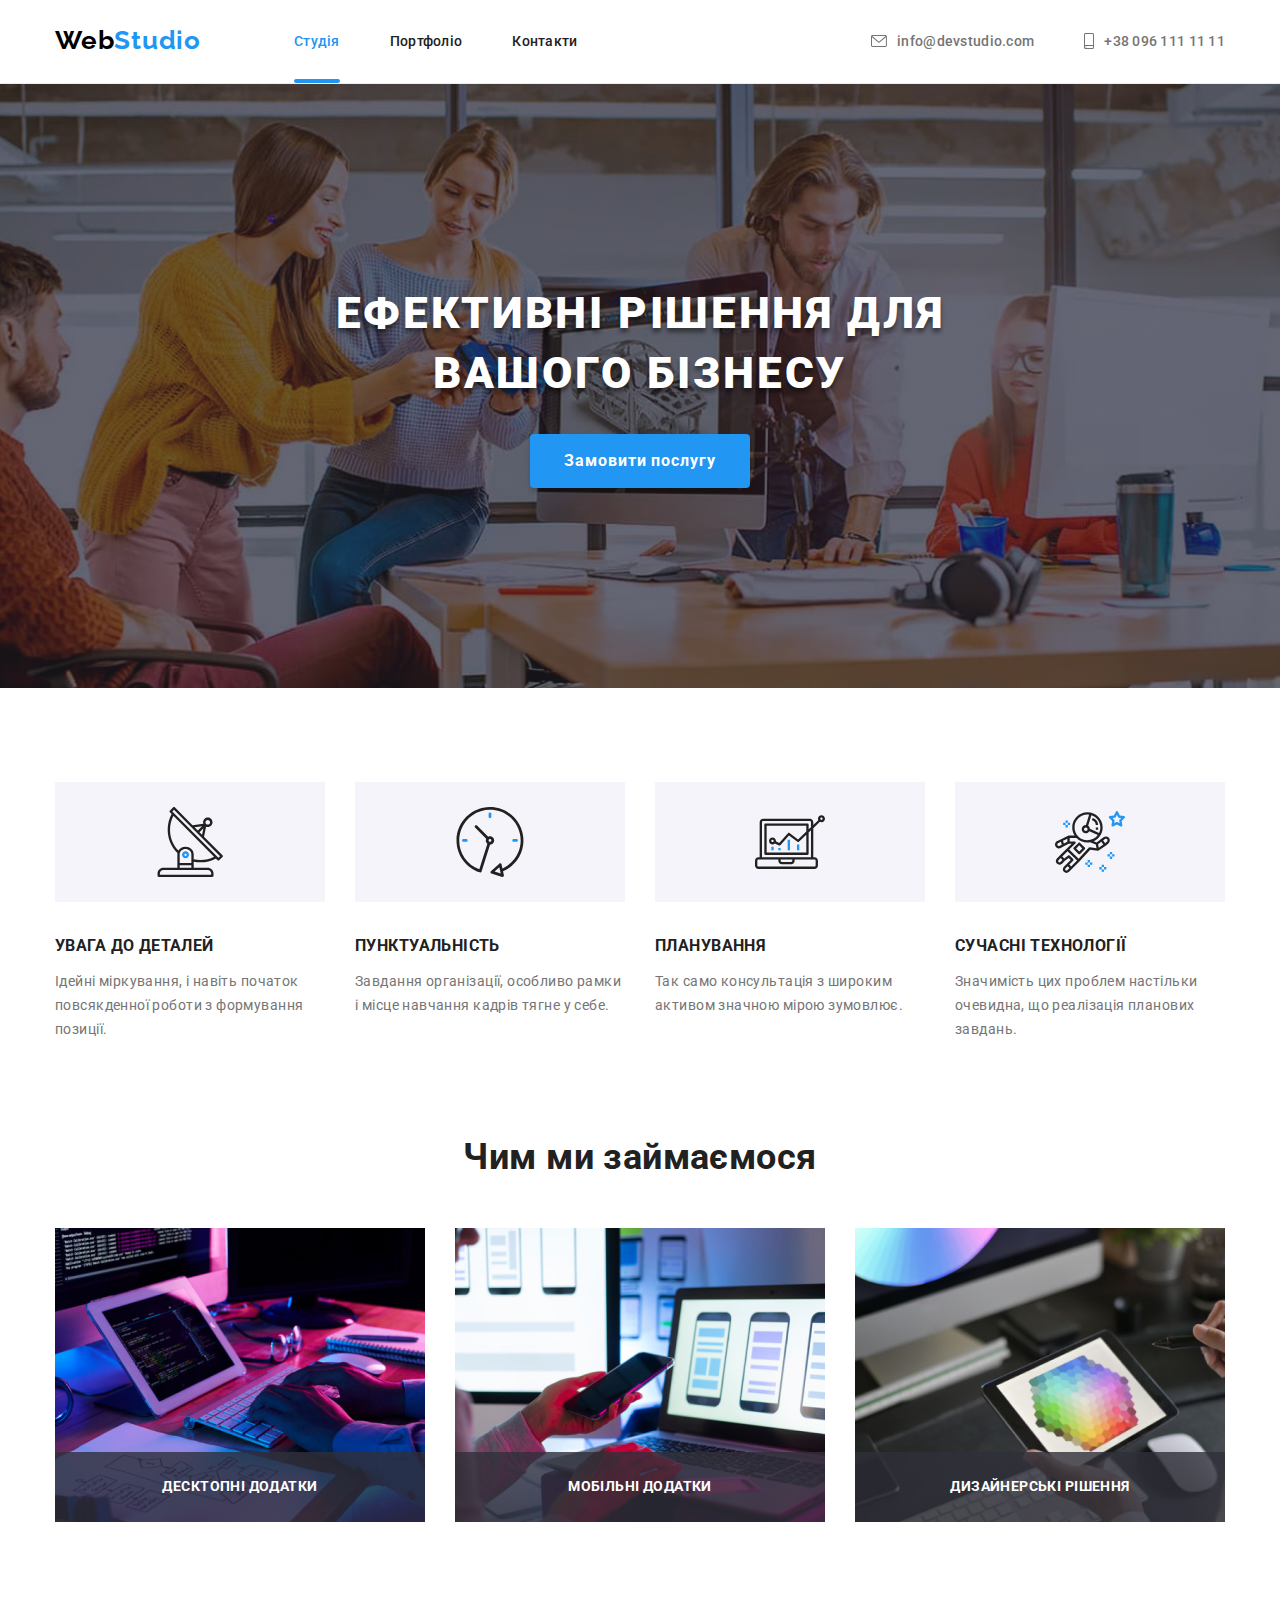
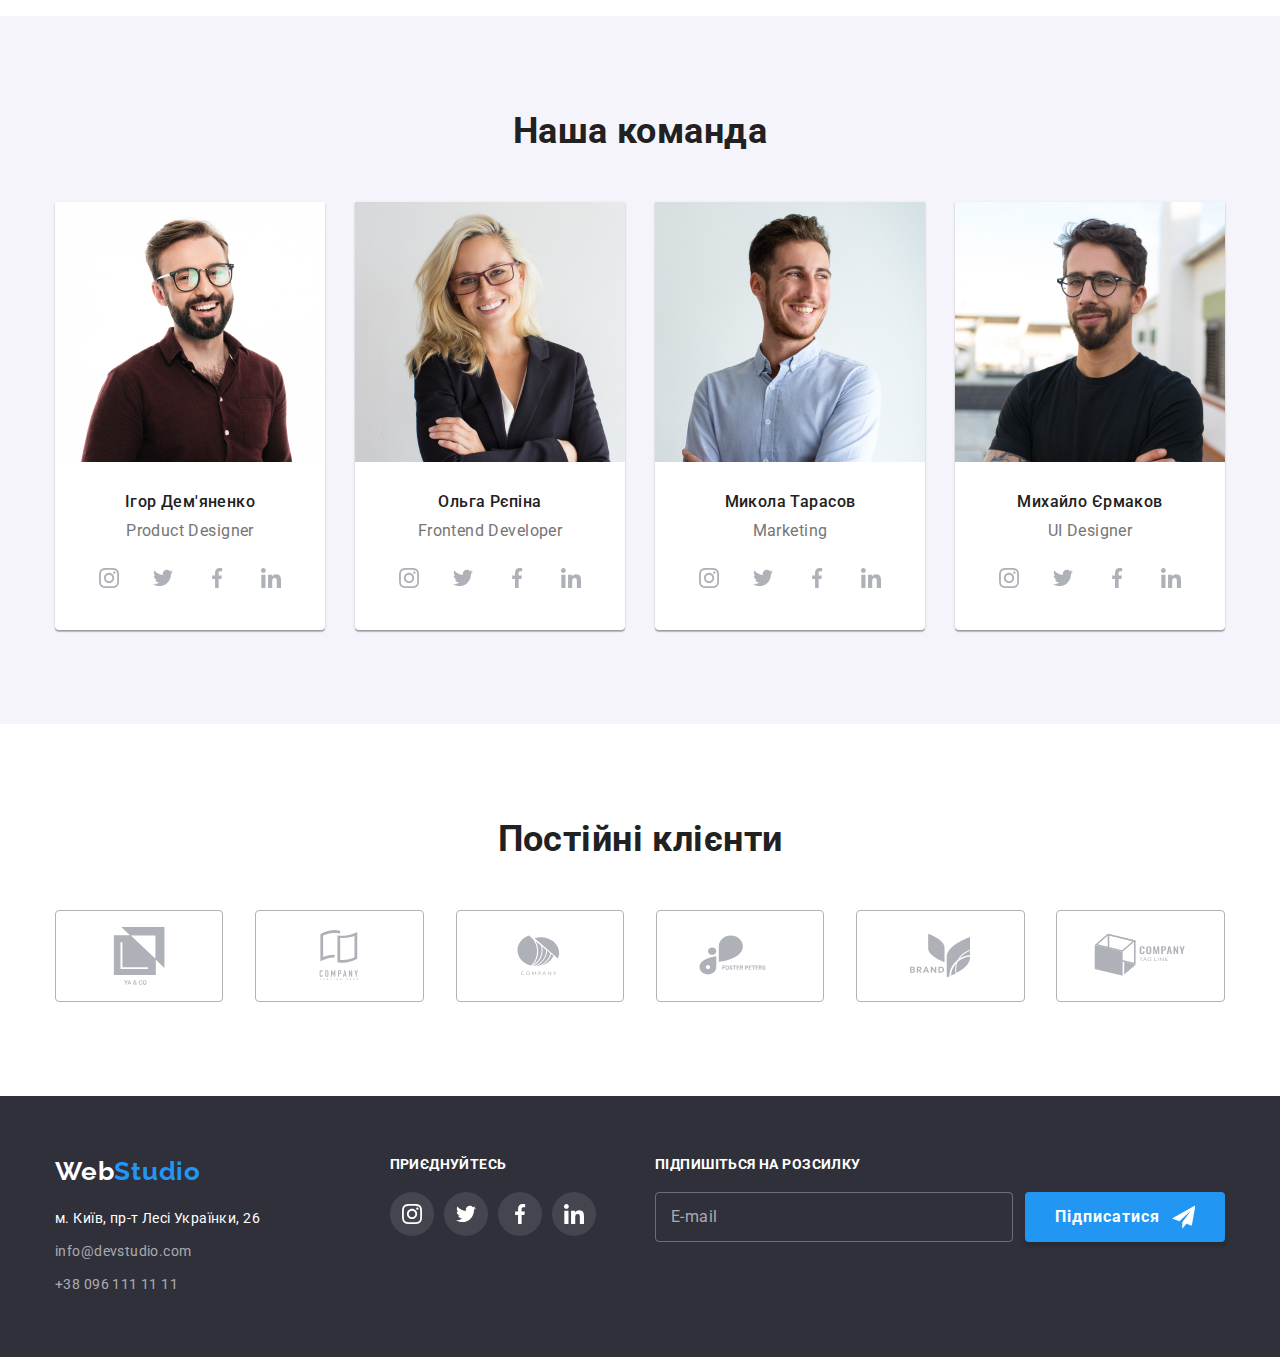
<file: index.html>
<!DOCTYPE html>
<html lang="uk">
  <head>
    <meta charset="UTF-8" />
    <meta http-equiv="X-UA-Compatible" content="IE=edge" />
    <meta name="viewport" content="width=device-width, initial-scale=1.0" />
    <title>Document</title>
    <link rel="preconnect" href="https://fonts.googleapis.com" />
    <link rel="preconnect" href="https://fonts.gstatic.com" crossorigin />
    <link
      href="https://fonts.googleapis.com/css2?family=Raleway:wght@700&family=Roboto:wght@400;500;700;900&display=swap"
      rel="stylesheet"
    />
    <link
      rel="stylesheet"
      href="https://cdnjs.cloudflare.com/ajax/libs/modern-normalize/1.1.0/modern-normalize.min.css"
    />
    <link rel="stylesheet" href="./css/style.css" />
  </head>
  <body>
    <header class="header">
      <div class="container header-container">
        <nav class="nav-container">
          <div class="logo">
            <a class="nav-logo" href="./index.html">Web<span class="studio">Studio</span></a>
          </div>
          <ul class="nav-list list">
            <li class="nav-list-link">
              <a class="nav-list-item current" href="./index.html">Студія</a>
            </li>
            <li class="nav-list-link">
              <a class="nav-list-item" href="./portfolio.html" target="_blank">Портфоліо</a>
            </li>
            <li class="nav-list-link"><a class="nav-list-item" href="#">Контакти</a></li>
          </ul>
        </nav>

        <ul class="adress list">
          <li class="adress-list">
            <a class="adress-link" href="mailto:info@devstudio.com">
              <svg class="email" width="16px" height="12px">
                <use href="./images/icons_.svg#icon-envelope-hover"></use>
              </svg>
              info@devstudio.com</a
            >
          </li>
          <li class="adress-list">
            <a class="adress-link" href="tel:+380961111111">
              <svg class="phone" width="10px" height="16px">
                <use href="./images/icons_.svg#icon-smartphone"></use>
              </svg>
              +38 096 111 11 11</a
            >
          </li>
        </ul>
      </div>
    </header>
    <main>
      <section class="hero section">
        <div class="container">
          <h1 class="hero-title">Ефективні рішення для вашого бізнесу</h1>
          <button class="hero-btn" type="button" data-modal-open>Замовити послугу</button>
        </div>
      </section>
      <section class="section properties">
        <div class="container">
          <h2 class="hide">Наші якості</h2>
          <ul class="properties-list list">
            <li class="prop-link">
              <div class="propert-list-item">
                <svg class="properties-icon" width="70px" height="70px">
                  <use href="./images/icons_.svg#icon-antena"></use>
                </svg>
              </div>
              <h3 class="properties-title">УВАГА ДО ДЕТАЛЕЙ</h3>
              <p>Ідейні міркування, і навіть початок повсякденної роботи з формування позиції.</p>
            </li>
            <li class="prop-link">
              <div class="propert-list-item">
                <svg class="properties-icon" width="70px" height="70px">
                  <use href="./images/icons_.svg#icon-clock"></use>
                </svg>
              </div>
              <h3 class="properties-title">ПУНКТУАЛЬНІСТЬ</h3>
              <p>Завдання організації, особливо рамки і місце навчання кадрів тягне у себе.</p>
            </li>
            <li class="prop-link">
              <div class="propert-list-item">
                <svg class="properties-icon" width="70px" height="70px">
                  <use href="./images/icons_.svg#icon-diagram"></use>
                </svg>
              </div>
              <h3 class="properties-title">ПЛАНУВАННЯ</h3>
              <p>Так само консультація з широким активом значною мірою зумовлює.</p>
            </li>
            <li class="prop-link">
              <div class="propert-list-item">
                <svg class="properties-icon" width="70px" height="70px">
                  <use href="./images/icons_.svg#icon-astronaut"></use>
                </svg>
              </div>
              <h3 class="properties-title">СУЧАСНІ ТЕХНОЛОГІЇ</h3>
              <p>Значимість цих проблем настільки очевидна, що реалізація планових завдань.</p>
            </li>
          </ul>
        </div>
      </section>
      <section class="section gallery">
        <div class="container">
          <h2 class="gallery-title">Чим ми займаємося</h2>
          <ul class="gallery-list list">
            <li class="gallery-thumb">
              <img src="./images/img1.jpg" alt="Ноутбук" width="370" height="294" />
              <h3 class="gallery-img-title">Десктопні додатки</h3>
            </li>
            <li class="gallery-thumb">
              <img src="./images/img2.jpg" alt="Смартфон" width="370" height="294" />
              <h3 class="gallery-img-title">Мобільні додатки</h3>
            </li>
            <li class="gallery-thumb">
              <img src="./images/img3.jpg" alt="Планшет" width="370" height="294" />
              <h3 class="gallery-img-title">Дизайнерські рішення</h3>
            </li>
          </ul>
        </div>
      </section>
      <section class="section command-section">
        <div class="container">
          <h2 class="command-title">Наша команда</h2>
          <ul class="command list">
            <li class="command-list">
              <img src="./images/photo_igor.jpg" alt="Ігор Дем'яненко" width="270" />
              <h3 class="title-name">Ігор Дем'яненко</h3>
              <p class="position">Product Designer</p>
              <ul class="designer-soc-list">
                <li class="soc-link">
                  <a href="#" class="soc-link-item">
                    <svg class="soc-link-icon" width="20px" height="20px">
                      <use href="./images/icons_.svg#icon-instagram"></use>
                    </svg>
                  </a>
                </li>
                <li class="soc-link">
                  <a href="#" class="soc-link-item">
                    <svg class="soc-link-icon" width="20px" height="20px">
                      <use href="./images/icons_.svg#icon-twitter"></use>
                    </svg>
                  </a>
                </li>
                <li class="soc-link">
                  <a href="#" class="soc-link-item">
                    <svg class="soc-link-icon" width="20px" height="20px">
                      <use href="./images/icons_.svg#icon-facebook"></use>
                    </svg>
                  </a>
                </li>
                <li class="soc-link">
                  <a class="soc-link-item" href="#">
                    <svg class="soc-link-icon" width="20px" height="20px">
                      <use href="./images/icons_.svg#icon-linkedin"></use>
                    </svg>
                  </a>
                </li>
              </ul>
            </li>
            <li class="command-list">
              <img src="./images/photo_olga.jpg" alt="Ольга Рєпіна" width="270" />
              <h3 class="title-name">Ольга Рєпіна</h3>
              <p class="position">Frontend Developer</p>
              <ul class="designer-soc-list">
                <li class="soc-link">
                  <a href="#" class="soc-link-item">
                    <svg class="soc-link-icon" width="20px" height="20px">
                      <use href="./images/icons_.svg#icon-instagram"></use>
                    </svg>
                  </a>
                </li>
                <li class="soc-link">
                  <a href="#" class="soc-link-item">
                    <svg class="soc-link-icon" width="20px" height="20px">
                      <use href="./images/icons_.svg#icon-twitter"></use>
                    </svg>
                  </a>
                </li>
                <li class="soc-link">
                  <a href="#" class="soc-link-item">
                    <svg class="soc-link-icon" width="20px" height="20px">
                      <use href="./images/icons_.svg#icon-facebook"></use>
                    </svg>
                  </a>
                </li>
                <li class="soc-link">
                  <a class="soc-link-item" href="#">
                    <svg class="soc-link-icon" width="20px" height="20px">
                      <use href="./images/icons_.svg#icon-linkedin"></use>
                    </svg>
                  </a>
                </li>
              </ul>
            </li>
            <li class="command-list">
              <img src="./images/photo_mykola.jpg" alt="Микола Тарасов" width="270" />
              <h3 class="title-name">Микола Тарасов</h3>
              <p class="position">Marketing</p>
              <ul class="designer-soc-list">
                <li class="soc-link">
                  <a href="#" class="soc-link-item">
                    <svg class="soc-link-icon" width="20px" height="20px">
                      <use href="./images/icons_.svg#icon-instagram"></use>
                    </svg>
                  </a>
                </li>
                <li class="soc-link">
                  <a href="#" class="soc-link-item">
                    <svg class="soc-link-icon" width="20px" height="20px">
                      <use href="./images/icons_.svg#icon-twitter"></use>
                    </svg>
                  </a>
                </li>
                <li class="soc-link">
                  <a href="#" class="soc-link-item">
                    <svg class="soc-link-icon" width="20px" height="20px">
                      <use href="./images/icons_.svg#icon-facebook"></use>
                    </svg>
                  </a>
                </li>
                <li class="soc-link">
                  <a class="soc-link-item" href="#">
                    <svg class="soc-link-icon" width="20px" height="20px">
                      <use href="./images/icons_.svg#icon-linkedin"></use>
                    </svg>
                  </a>
                </li>
              </ul>
            </li>
            <li class="command-list">
              <img src="./images/photo_myhailo.jpg" alt="Михайло Єрмаков" width="270" />
              <h3 class="title-name">Михайло Єрмаков</h3>
              <p class="position">UI Designer</p>
              <ul class="designer-soc-list">
                <li class="soc-link">
                  <a href="#" class="soc-link-item">
                    <svg class="soc-link-icon" width="20px" height="20px">
                      <use href="./images/icons_.svg#icon-instagram"></use>
                    </svg>
                  </a>
                </li>
                <li class="soc-link">
                  <a href="#" class="soc-link-item">
                    <svg class="soc-link-icon" width="20px" height="20px">
                      <use href="./images/icons_.svg#icon-twitter"></use>
                    </svg>
                  </a>
                </li>
                <li class="soc-link">
                  <a href="#" class="soc-link-item">
                    <svg class="soc-link-icon" width="20px" height="20px">
                      <use href="./images/icons_.svg#icon-facebook"></use>
                    </svg>
                  </a>
                </li>
                <li class="soc-link">
                  <a class="soc-link-item" href="#">
                    <svg class="soc-link-icon" width="20px" height="20px">
                      <use href="./images/icons_.svg#icon-linkedin"></use>
                    </svg>
                  </a>
                </li>
              </ul>
            </li>
          </ul>
        </div>
      </section>
      <section class="section customers">
        <div class="container">
          <h2 class="custmers-title">Постійні клієнти</h2>
          <ul class="list customer-list">
            <li class="customers-link">
              <svg class="customers-icon" width="106px" height="60px">
                <use href="./images/icons_.svg#icon-union"></use>
              </svg>
            </li>
            <li class="customers-link">
              <svg class="customers-icon" width="106px" height="60px">
                <use href="./images/icons_.svg#icon-company"></use>
              </svg>
            </li>
            <li class="customers-link">
              <svg class="customers-icon" width="106px" height="60px">
                <use href="./images/icons_.svg#icon-logo"></use>
              </svg>
            </li>
            <li class="customers-link">
              <svg class="customers-icon" width="106px" height="60px">
                <use href="./images/icons_.svg#icon-logo-foster"></use>
              </svg>
            </li>
            <li class="customers-link">
              <svg class="customers-icon" width="106px" height="60px">
                <use href="./images/icons_.svg#icon-brand"></use>
              </svg>
            </li>
            <li class="customers-link">
              <svg class="customers-icon" width="106px" height="60px">
                <use href="./images/icons_.svg#icon-tag-line"></use>
              </svg>
            </li>
          </ul>
        </div>
      </section>
    </main>
    <footer class="footer">
      <div class="container footer-container">
        <div class="footer-adress-container">
          <a class="footer-logo" href="./index.html">Web<span class="studio">Studio</span></a>
          <address class="footer-adress">
            <ul class="list">
              <li class="contact-list">
                <a
                  class="contacts-link"
                  href="https://goo.gl/maps/R587G1dcSDkKb4t88"
                  target="_blank"
                  >м. Київ, пр-т Лесі Українки, 26</a
                >
              </li>
              <li class="contact-list">
                <a class="contacts-item" href="mailto:info@devstudio.com">info@devstudio.com</a>
              </li>
              <li class="contact-list">
                <a class="contacts-item" href="tel:+380961111111">+38 096 111 11 11</a>
              </li>
            </ul>
          </address>
        </div>

        <div class="soc-style">
          <h3 class="soc-title">приєднуйтесь</h3>
          <ul class="footer-soc-list list">
            <li class="soc-link">
              <a href="#" class="soc-link-item footer-soc-link">
                <svg class="footer-icon" width="20px" height="20px">
                  <use href="./images/icons_.svg#icon-instagram"></use>
                </svg>
              </a>
            </li>
            <li class="soc-link">
              <a href="#" class="soc-link-item footer-soc-link">
                <svg class="footer-icon" width="20px" height="20px">
                  <use href="./images/icons_.svg#icon-twitter"></use>
                </svg>
              </a>
            </li>
            <li class="soc-link">
              <a href="#" class="soc-link-item footer-soc-link">
                <svg class="footer-icon" width="20px" height="20px">
                  <use href="./images/icons_.svg#icon-facebook"></use>
                </svg>
              </a>
            </li>
            <li class="soc-link">
              <a class="soc-link-item footer-soc-link" href="#">
                <svg class="footer-icon" width="20px" height="20px">
                  <use href="./images/icons_.svg#icon-linkedin"></use>
                </svg>
              </a>
            </li>
          </ul>
        </div>

            <form action="#" class="modal-subscribe">
              <h3 class="soc-title">Підпишіться на розсилку</h3>
              <div class="footer-subscribe">
                <input type="email" name="subscribe-email" class="footer-input" id="input-footer" />
                <label for="input-footer" class="footer-label">E-mail</label>
                <button type="submit" class="btn-footer"><span class="subscribe-text">Підписатися</span> 
                  <svg class="btn-subscribe" height="24" width="24">
                    <use href="./images/icons_.svg#icon-icon-send"></use>
                  </svg>
                </button>
              </div>
            </form>
     
      </div>
    </footer>
    <div class="backdrop is-hidden" data-modal>
      <div class="modal">
        <button type="button" class="modal-close" data-modal-close>
          <svg class="modal-close-icon" width="18" height="18">
            <use href="./images/icons_.svg#icon-close-black-18dp"></use>
          </svg>
        </button>
        <p class="modal-title">Залиште свої дані, ми вам передзвонимо</p>
        <form action="#" class="modal-form" autocomplete="on">
          <div class="modal-field">
            <label for="user-name" class="modal-label">Ім'я</label>
            <div class="input-wrapper">
              <input
                type="text"
                id="user-name"
                class="modal-input"
                name="user-name"
                required
              />
              <svg class="modal-icon" width="18" height="18">
                <use href="./images/icons_.svg#icon-person-black-18dp"></use>
              </svg>
            </div>
          </div>

          <div class="modal-field">
            <label for="user-phone" class="modal-label">Телефон</label>
            <div class="input-wrapper">
              <input
                type="tel"
                id="user-phone"
                class="modal-input"
                name="user-phone"
                required
              />
              <svg class="modal-icon" width="18" height="18">
                <use href="./images/icons_.svg#icon-phone-black-18dp-1"></use>
              </svg>
            </div>
          </div>

          <div class="modal-field">
            <label for="user-email" class="modal-label">Пошта</label>
            <div class="input-wrapper">
              <input type="email" id="user-email" class="modal-input" name="user-email" required />
              <svg class="modal-icon" width="18" height="18">
                <use href="./images/icons_.svg#icon-email-black-18dp-1"></use>
              </svg>
            </div>
          </div>

          <div class="modal-field">
            <label for="feedback" class="modal-label">Коментар</label>
            <textarea
              id="feedback"
              name="feedback"
              placeholder="Введіть текст"
              class="modal-comment"
            ></textarea>
          </div>

          <div class="modal-field modal-link">
            <input
              type="checkbox"
              class="modal-agree hide"
              name="modal-agree"
              id="modal-agree"
            />
              <label for="modal-agree" class="label-text">
                <span>
                  <svg class="checkbox-icon" width="16" height="15">
                    <use href="./images/icons_.svg#icon-check"></use>
                  </svg>
                </span>
                Погоджуюся з розсилкою та приймаю
                <a href="#" class="label-link">Умови договору</a>
              </label>
          
          </div>
          <button type="submit" class="modal-submit">Відправити</button>
        </form>
      </div>
    </div>
    <script src="./js/modal.js"></script>
  </body>
</html>
</file>
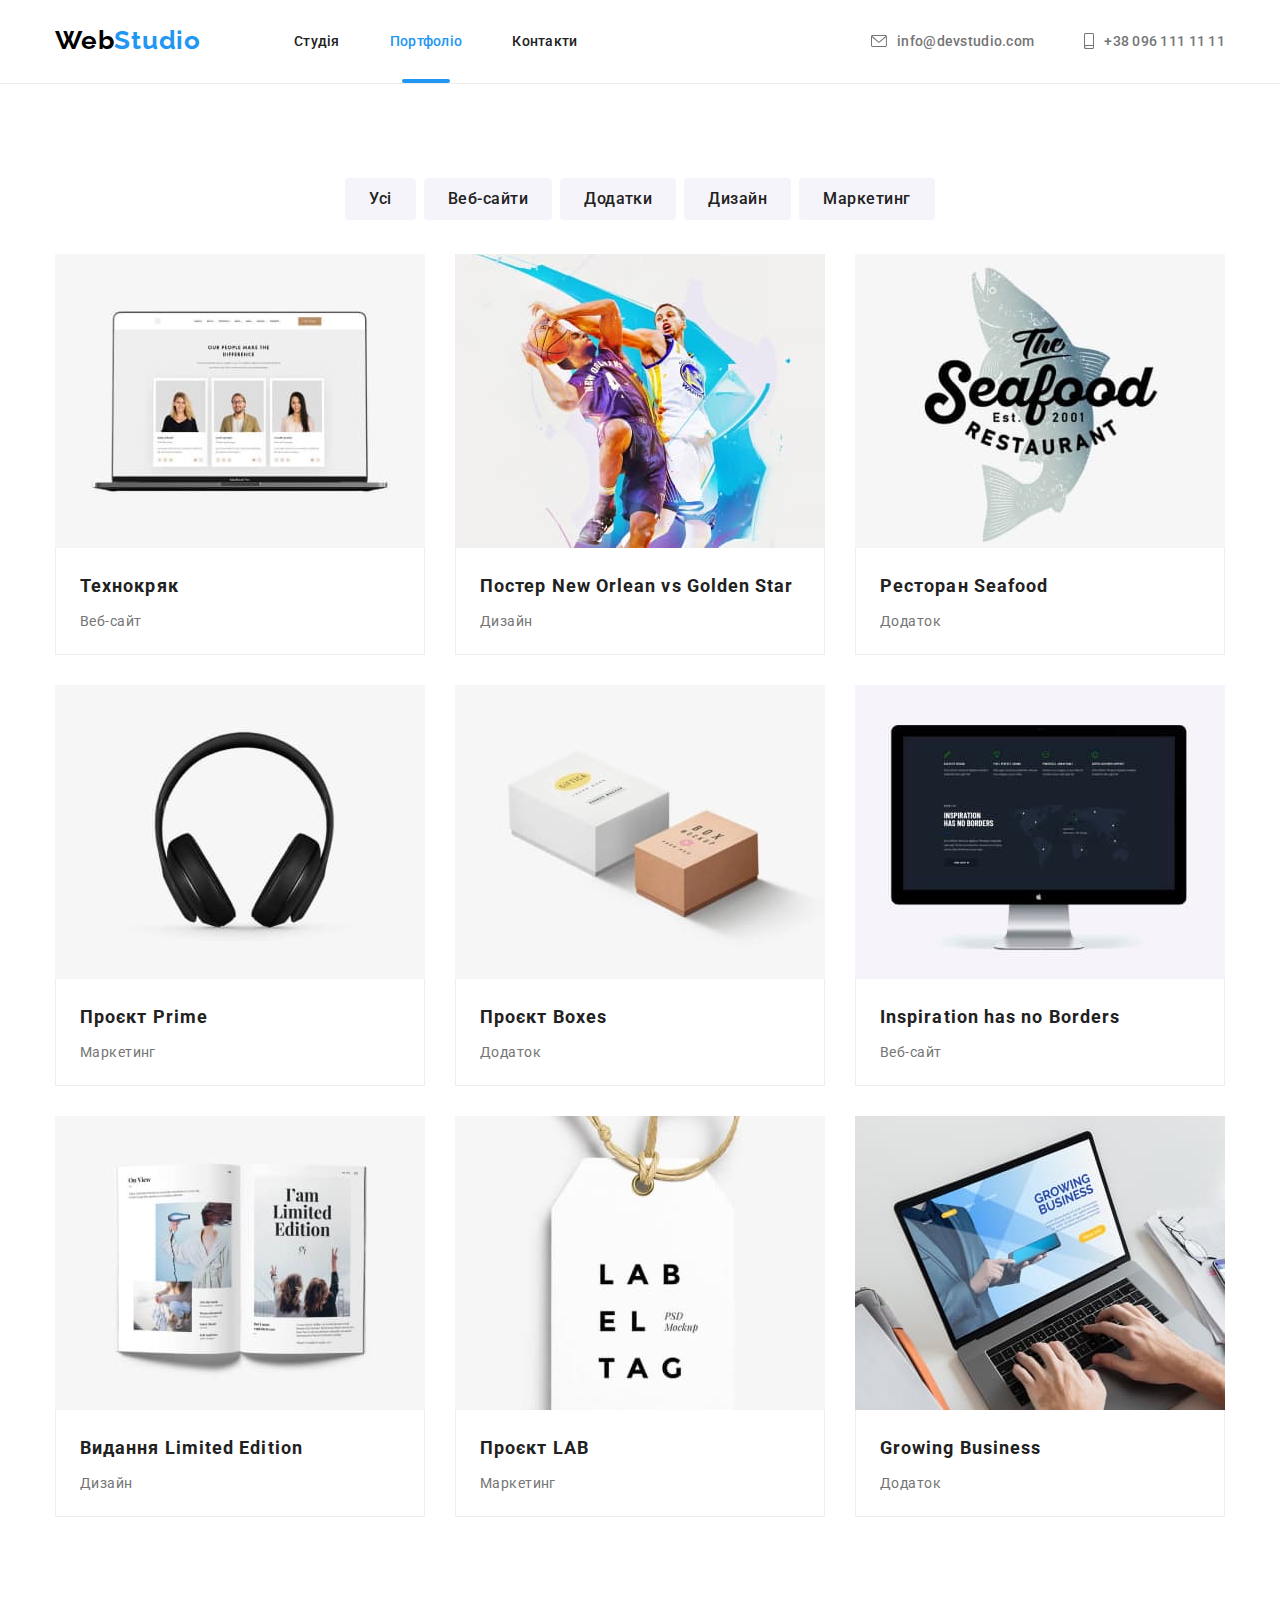
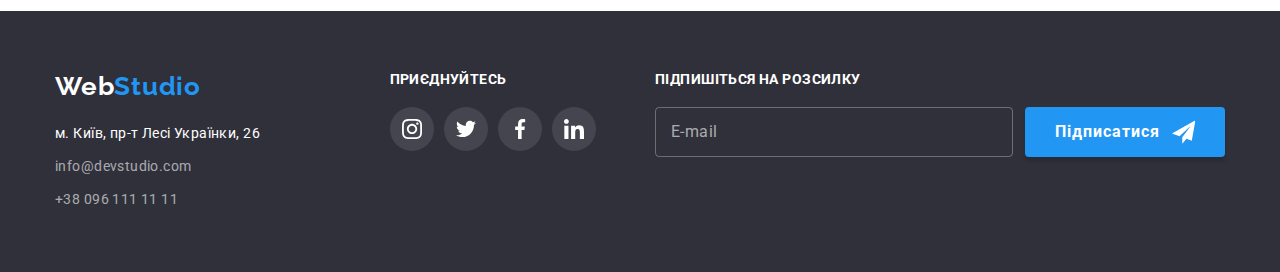
<file: portfolio.html>
<!DOCTYPE html>
<html lang="uk">
  <head>
    <meta charset="UTF-8" />
    <meta http-equiv="X-UA-Compatible" content="IE=edge" />
    <meta name="viewport" content="width=device-width, initial-scale=1.0" />
    <link rel="preconnect" href="https://fonts.googleapis.com" />
    <link rel="preconnect" href="https://fonts.gstatic.com" crossorigin />
    <link
      href="https://fonts.googleapis.com/css2?family=Raleway:wght@700&family=Roboto:wght@400;500;700;900&display=swap"
      rel="stylesheet"
    />
    <link
      rel="stylesheet"
      href="https://cdnjs.cloudflare.com/ajax/libs/modern-normalize/1.1.0/modern-normalize.min.css"
    />
    <link rel="stylesheet" href="./css/style.css" />
    <title>portfolio</title>
  </head>
  <body>
    <header class="header">
      <div class="container header-container">
        <nav class="nav-container">
          <div class="logo">
            <a class="nav-logo" href="./index.html">Web<span class="studio">Studio</span></a>
          </div>
          <ul class="nav-list list">
            <li class="nav-list-link">
              <a class="nav-list-item list-studio" href="./index.html"> Студія </a>
            </li>
            <li class="nav-list-link">
              <a class="nav-list-item current" href="./portfolio.html" target="_blank">Портфоліо</a>
            </li>
            <li class="nav-list-link"><a class="nav-list-item" href="#">Контакти</a></li>
          </ul>
        </nav>

        <ul class="adress list">
          <li class="adress-list">
            <a class="adress-link" href="mailto:info@devstudio.com">
              <svg class="email" width="16px" height="12px">
                <use href="./images/icons_.svg#icon-envelope-hover"></use>
              </svg>
              info@devstudio.com</a
            >
          </li>
          <li class="adress-list">
            <a class="adress-link" href="tel:+380961111111">
              <svg class="phone" width="10px" height="16px">
                <use href="./images/icons_.svg#icon-smartphone"></use>
              </svg>
              +38 096 111 11 11</a
            >
          </li>
        </ul>
      </div>
    </header>
    <main>
      <section class="section">
        <div class="container">
          <h1 class="hide">Приклади робіт</h1>
          <!--filter-->
          <ul class="button-list list">
            <li><button class="button" type="button">Усі</button></li>
            <li><button class="button" type="button">Веб-сайти</button></li>
            <li><button class="button" type="button">Додатки</button></li>
            <li><button class="button" type="button">Дизайн</button></li>
            <li><button class="button" type="button">Маркетинг</button></li>
          </ul>
          <!--Приклади робіт-->
          <ul class="portfolio-list list">
            <li class="item">
              <a>
                <div class="portfolio-overlay">
                  <img src="./images/technokryak.jpg" alt="Технокряк" width="370" />
                  <p class="portfolio-text">
                    Ресурс пропонує комплексні пропозиції з різним рівнем функціоналу та сервісів.
                    Все це дозволить відвідувачу отримати вичерпні відомості про компанію чи
                    приватну особу.
                  </p>
                </div>
                <div class="work">
                  <h2 class="work-title">Технокряк</h2>
                  <p class="work-text">Веб-сайт</p>
                </div>
              </a>
            </li>
            <li class="item">
              <a>
                <div class="portfolio-overlay">
                  <img src="./images/poster.jpg" alt="Постер" width="370" />
                  <p class="portfolio-text">
                    Ресурс пропонує комплексні пропозиції з різним рівнем функціоналу та сервісів.
                    Все це дозволить відвідувачу отримати вичерпні відомості про компанію чи
                    приватну особу.
                  </p>
                </div>

                <div class="work">
                  <h2 class="work-title">Постер New Orlean vs Golden Star</h2>
                  <p class="work-text">Дизайн</p>
                </div>
              </a>
            </li>
            <li class="item">
              <a>
                <div class="portfolio-overlay">
                  <img src="./images/seafood.jpg" alt="Ресторан" width="370" />
                  <p class="portfolio-text">
                    Ресурс пропонує комплексні пропозиції з різним рівнем функціоналу та сервісів.
                    Все це дозволить відвідувачу отримати вичерпні відомості про компанію чи
                    приватну особу.
                  </p>
                </div>
                <div class="work">
                  <h2 class="work-title">Ресторан Seafood</h2>
                  <p class="work-text">Додаток</p>
                </div>
              </a>
            </li>
            <li class="item">
              <a>
                <div class="portfolio-overlay">
                  <img src="./images/prime.jpg" alt="Проєкт Prime" width="370" />
                  <p class="portfolio-text">
                    Ресурс пропонує комплексні пропозиції з різним рівнем функціоналу та сервісів.
                    Все це дозволить відвідувачу отримати вичерпні відомості про компанію чи
                    приватну особу.
                  </p>
                </div>
                <div class="work">
                  <h2 class="work-title">Проєкт Prime</h2>
                  <p class="work-text">Маркетинг</p>
                </div>
              </a>
            </li>
            <li class="item">
              <a>
                <div class="portfolio-overlay">
                  <img src="./images/boxes.jpg" alt="Проєкт Boxes" width="370" />
                  <p class="portfolio-text">
                    Ресурс пропонує комплексні пропозиції з різним рівнем функціоналу та сервісів.
                    Все це дозволить відвідувачу отримати вичерпні відомості про компанію чи
                    приватну особу.
                  </p>
                </div>
                <div class="work">
                  <h2 class="work-title">Проєкт Boxes</h2>
                  <p class="work-text">Додаток</p>
                </div>
              </a>
            </li>
            <li class="item">
              <a>
                <div class="portfolio-overlay">
                  <img
                    src="./images/inspiration.jpg"
                    alt="Inspiration has no Borders"
                    width="370"
                  />
                  <p class="portfolio-text">
                    Ресурс пропонує комплексні пропозиції з різним рівнем функціоналу та сервісів.
                    Все це дозволить відвідувачу отримати вичерпні відомості про компанію чи
                    приватну особу.
                  </p>
                </div>
                <div class="work">
                  <h2 class="work-title">Inspiration has no Borders</h2>
                  <p class="work-text">Веб-сайт</p>
                </div>
              </a>
            </li>
            <li class="item">
              <a>
                <div class="portfolio-overlay">
                  <img
                    src="./images/limited-edition.jpg"
                    alt="Видання Limited Edition"
                    width="370"
                  />
                  <p class="portfolio-text">
                    Ресурс пропонує комплексні пропозиції з різним рівнем функціоналу та сервісів.
                    Все це дозволить відвідувачу отримати вичерпні відомості про компанію чи
                    приватну особу.
                  </p>
                </div>
                <div class="work">
                  <h2 class="work-title">Видання Limited Edition</h2>
                  <p class="work-text">Дизайн</p>
                </div>
              </a>
            </li>
            <li class="item">
              <a>
                <div class="portfolio-overlay">
                  <img src="./images/lab.jpg" alt="Проєкт LAB" width="370" />
                  <p class="portfolio-text">
                    Ресурс пропонує комплексні пропозиції з різним рівнем функціоналу та сервісів.
                    Все це дозволить відвідувачу отримати вичерпні відомості про компанію чи
                    приватну особу.
                  </p>
                </div>
                <div class="work">
                  <h2 class="work-title">Проєкт LAB</h2>
                  <p class="work-text">Маркетинг</p>
                </div>
              </a>
            </li>
            <li class="item">
              <a>
                <div class="portfolio-overlay">
                  <img src="./images/business.jpg" alt="Growing Business" width="370" />
                  <p class="portfolio-text">
                    Ресурс пропонує комплексні пропозиції з різним рівнем функціоналу та сервісів.
                    Все це дозволить відвідувачу отримати вичерпні відомості про компанію чи
                    приватну особу.
                  </p>
                </div>
                <div class="work">
                  <h2 class="work-title">Growing Business</h2>
                  <p class="work-text">Додаток</p>
                </div>
              </a>
            </li>
          </ul>
        </div>
      </section>
    </main>
    <footer class="footer">
      <div class="container footer-container">
        <div class="footer-adress-container">
          <a class="footer-logo" href="./index.html">Web<span class="studio">Studio</span></a>
          <address class="footer-adress">
            <ul class="list">
              <li class="contact-list">
                <a class="contacts-link" href="https://goo.gl/maps/R587G1dcSDkKb4t88" target="_blank">м. Київ, пр-т Лесі
                  Українки, 26</a>
              </li>
              <li class="contact-list">
                <a class="contacts-item" href="mailto:info@devstudio.com">info@devstudio.com</a>
              </li>
              <li class="contact-list">
                <a class="contacts-item" href="tel:+380961111111">+38 096 111 11 11</a>
              </li>
            </ul>
          </address>
        </div>
    
        <div class="soc-style">
          <h3 class="soc-title">приєднуйтесь</h3>
          <ul class="footer-soc-list list">
            <li class="soc-link">
              <a href="#" class="soc-link-item footer-soc-link">
                <svg class="footer-icon" width="20px" height="20px">
                  <use href="./images/icons_.svg#icon-instagram"></use>
                </svg>
              </a>
            </li>
            <li class="soc-link">
              <a href="#" class="soc-link-item footer-soc-link">
                <svg class="footer-icon" width="20px" height="20px">
                  <use href="./images/icons_.svg#icon-twitter"></use>
                </svg>
              </a>
            </li>
            <li class="soc-link">
              <a href="#" class="soc-link-item footer-soc-link">
                <svg class="footer-icon" width="20px" height="20px">
                  <use href="./images/icons_.svg#icon-facebook"></use>
                </svg>
              </a>
            </li>
            <li class="soc-link">
              <a class="soc-link-item footer-soc-link" href="#">
                <svg class="footer-icon" width="20px" height="20px">
                  <use href="./images/icons_.svg#icon-linkedin"></use>
                </svg>
              </a>
            </li>
          </ul>
        </div>
    
        <form action="#" class="modal-subscribe">
          <h3 class="soc-title">Підпишіться на розсилку</h3>
          <div class="footer-subscribe">
            <input type="email" name="subscribe-email" class="footer-input" id="input-footer" />
            <label for="input-footer" class="footer-label">E-mail</label>
            <button type="submit" class="btn-footer"><span class="subscribe-text">Підписатися</span>
              <svg class="btn-subscribe" height="24" width="24">
                <use href="./images/icons_.svg#icon-icon-send"></use>
              </svg>
            </button>
          </div>
        </form>
    
      </div>
    </footer>
  </body>
</html>
</file>
<file: css/style.css>
:root {
  --brand-color: #2196f3;
  --nav-color: #212121;
  --title-color: #212121;
  --link-color: #757575;
}
body {
  font-family: 'Roboto', sans-serif;
  color: #757575;
  font-weight: 400;
  font-size: 14px;
  line-height: 1.7142;
  letter-spacing: 0.03em;
  background-color: #ffffff;
}
h1,
h2,
h3,
h4,
h5,
h6,
p {
  margin: 0;
}
ul {
  margin: 0;
  padding: 0;
}
img {
  display: block;
}
.container {
  width: 1200px;
  padding-left: 15px;
  padding-right: 15px;
  margin: 0 auto;
}
.section {
  padding-top: 94px;
  padding-bottom: 94px;
}
.list {
  list-style-type: none;
}
/*----------------------Header----------------------------*/
.header {
  background-color: #ffffff;
  border-bottom: 1px solid #ececec;
}
.header-container {
  display: flex;
  align-items: center;
}
.nav-logo {
  font-family: 'Raleway';
  font-style: normal;
  font-weight: 700;
  font-size: 26px;
  line-height: 1.1923;
  letter-spacing: 0.03em;
  color: #000000;
  text-decoration: none;
  list-style: none;
}
.studio {
  color: var(--brand-color);
}

.nav-container {
  display: flex;
  align-items: center;
}
.logo {
  margin-right: 93px;
}
.nav-list {
  display: flex;
  align-items: center;
  gap: 50px;
}
.nav-list-item {
  position: relative;
  padding-top: 32px;
  padding-bottom: 32px;
  display: flex;
  font-weight: 500;
  line-height: 1.3333;
  letter-spacing: 0.02em;
  text-decoration: none;
  list-style: none;
  color: var(--nav-color);
  transition: color 250ms cubic-bezier(0.4, 0, 0.2, 1);
}

.current::after {
  content: '';
  position: absolute;
  display: block;
  width: 100%;
  height: 4px;
  left: 0;
  bottom: 0;
  background-image: url(../images/hover-nav.svg);
  background-repeat: no-repeat;
  background-position: bottom;
  border-radius: 2px;
}
.current {
  color: var(--brand-color);
}
.nav-list-item:hover,
.nav-list-item:focus {
  color: var(--brand-color);
}
.adress {
  display: flex;
  align-items: center;
  margin-left: auto;
  gap: 50px;
}
.adress-link {
  display: flex;
  align-items: center;
  font-weight: 500;
  line-height: 1.1428;
  letter-spacing: 0.02em;
  text-decoration: none;
  list-style: none;
  color: var(--link-color);
  transition: color 250ms cubic-bezier(0.4, 0, 0.2, 1);
}
.adress-list {
  color: var(--brand-color);
}
.adress-link:hover,
.adress-link:focus {
  color: var(--brand-color);
}

.email,
.phone {
  fill: currentColor;
  margin-right: 10px;
}
/*-----------------------Hero--------------------------------------*/
.hero {
  max-width: 1600px;
  margin: 0 auto;
  padding: 200px 0px;
  background-color: #2f303a;
  background-image: linear-gradient(rgba(47, 48, 58, 0.4), rgba(47, 48, 58, 0.4)),
    url(../images/hero.jpg);
  background-repeat: no-repeat;
  background-position: center;
  background-size: cover;
}

.hero-title {
  width: 696px;
  margin-bottom: 30px;
  margin-right: auto;
  margin-left: auto;
  color: #ffffff;
  font-weight: 900;
  font-size: 44px;
  line-height: 1.3636;
  text-align: center;
  letter-spacing: 0.06em;
  text-transform: uppercase;
  text-shadow: 0px 4px 4px rgba(0, 0, 0, 0.25), 0px 4px 4px rgba(0, 0, 0, 0.25);
}

.hero-btn {
  display: block;
  margin-right: auto;
  margin-left: auto;
  padding: 10px 32px;
  background-color: var(--brand-color);
  font-weight: 700;
  font-size: 16px;
  line-height: 1.875;
  text-align: center;
  letter-spacing: 0.06em;
  color: #ffffff;
  cursor: pointer;
  border-radius: 4px;
  border-color: transparent;
  box-shadow: 0px 4px 4px rgba(0, 0, 0, 0.15);
  border-radius: 4px;
  transition: background-color 250ms cubic-bezier(0.4, 0, 0.2, 1);
}
.hero-btn:hover,
.hero-btn:focus {
  background-color: #188ce8;
}
/*-----------------------Properties--------------------------------*/
.properties {
  background-color: #ffffff;
}
.hide {
  border: 0;
  clip: rect(1px, 1px, 1px, 1px);
  -webkit-clip-path: inset(50%);
  clip-path: inset(50%);
  height: 1px;
  margin: -1px;
  overflow: hidden;
  padding: 0;
  position: absolute;
  width: 1px;
  word-wrap: normal;
}
.properties-list {
  display: flex;
  align-items: flex-start;
  justify-content: space-between;
  gap: 30px;
}
.propert-list-item {
  display: flex;
  justify-content: center;
  align-items: center;
  background-color: #f5f4fa;
  width: 270px;
  height: 120px;
  margin-bottom: 30px;
}
.properties-title {
  margin-bottom: 10px;
  font-weight: 700;
  text-transform: uppercase;
  color: var(--title-color);
}

/*-----------------------Gallery-----------------------------------*/
.gallery {
  padding-top: 0px;
}

.gallery-list {
  display: flex;
  gap: 30px;
  justify-content: space-between;
}
.gallery-title {
  margin-bottom: 50px;
  font-weight: 700;
  font-size: 36px;
  line-height: 1.1666;
  text-align: center;
  color: var(--title-color);
}
.gallery-thumb {
  position: relative;
}
.gallery-img-title {
  position: absolute;
  bottom: 0;
  margin: 0;
  height: 70px;
  width: 370px;
  text-align: center;
  padding-top: 27px;
  padding-bottom: 27px;
  font-weight: 700;
  font-size: 14px;
  line-height: 1.14;
  text-align: center;
  letter-spacing: 0.03em;
  text-transform: uppercase;
  color: #ffffff;
  background-color: rgba(47, 48, 58, 0.8);
}

/*-----------------------Company-----------------------------------*/
.command {
  display: flex;
  justify-content: space-between;
}
.command-section {
  background-color: #f5f4fa;
}
.command-title {
  margin-bottom: 50px;
  font-weight: 700;
  font-size: 36px;
  line-height: 1.1666;
  text-align: center;
  color: var(--title-color);
}
.title-name {
  margin-top: 30px;
  font-weight: 500;
  font-size: 16px;
  line-height: 1.1875;
  text-align: center;
  color: var(--title-color);
}
.command-list {
  margin-right: 30px;
  padding-bottom: 30px;
  width: calc((100%-90px) / 4);
  background: #ffffff;
  box-shadow: 0px 1px 3px rgba(0, 0, 0, 0.12), 0px 1px 1px rgba(0, 0, 0, 0.14),
    0px 2px 1px rgba(0, 0, 0, 0.2);
  border-radius: 0px 0px 4px 4px;
}
.command-list:last-child {
  margin-right: 0;
}
.position {
  margin-top: 10px;
  font-size: 16px;
  line-height: 19px;
  text-align: center;
}
.designer-soc-list {
  display: flex;
  justify-content: center;
  align-items: center;
  gap: 10px;
  margin-top: 16px;
  list-style: none;
}

.soc-link-item {
  display: block;
  width: 44px;
  height: 44px;
  padding: 12px;
  display: flex;
  align-items: center;
  justify-content: center;
  border-radius: 50%;
  transition: background-color 250ms cubic-bezier(0.4, 0, 0.2, 1);
}

.soc-link-icon {
  fill: #afb1b8;
  transition: fill 250ms cubic-bezier(0.4, 0, 0.2, 1);
}
.soc-link-item:hover,
.soc-link-item:focus {
  background-color: var(--brand-color);
}
.soc-link-item:hover .soc-link-icon {
  fill: #ffffff;
}
.soc-link-item:focus .soc-link-icon {
  fill: #ffffff;
}
/*-----------------------Customers---------------------------------*/
.customers {
  background-color: #ffffff;
}
.custmers-title {
  font-weight: 700;
  font-size: 36px;
  line-height: 1.1666;
  text-align: center;
  color: var(--title-color);
  margin-bottom: 50px;
}
.customer-list {
  display: flex;
  justify-content: space-between;
  align-items: center;
}

.customers-link {
  padding: 16px 32px;
  margin-right: 30px;
  width: calc((100%-150px) / 6);
  height: 92px;
  background: #ffffff;
  border: 1px solid #afb1b8;
  border-radius: 4px;
  transition: border 250ms cubic-bezier(0.4, 0, 0.2, 1);
}
.customers-link:last-child {
  margin-right: 0;
}
.customers-link:focus .customers-icon {
  fill: var(--brand-color);
}
.customers-link:hover .customers-icon {
  fill: var(--brand-color);
}
.customers-link:hover,
.customers-link:focus {
  border: 1px solid var(--brand-color);
}

.customers-icon {
  display: flex;
  width: 100%;
  height: 100%;
  justify-content: center;
  align-items: center;
  transition: fill 250ms cubic-bezier(0.4, 0, 0.2, 1);
}
.customers-icon {
  fill: #afb1b8;
}

/*-----------------------Footer------------------------------------*/
.footer {
  padding-left: 0px;
  background-color: #2f303a;
}
.footer-container {
display: flex;
padding-top: 60px;
padding-bottom: 60px;
justify-content: space-between;
}

.footer-logo {
  display: inline-block;
  margin-bottom: 20px;
  font-family: 'Raleway';
  font-style: normal;
  font-weight: 700;
  font-size: 26px;
  line-height: 1.1923;
  letter-spacing: 0.03em;
  color: #ffffff;
  text-decoration: none;
  list-style: none;
}

.contacts-link {
  line-height: 1.7142;
  letter-spacing: 0.03em;
  color: #ffffff;
  font-style: normal;
  text-decoration: none;
  list-style: none;
  transition: color 250ms cubic-bezier(0.4, 0, 0.2, 1);
}
.contacts-link:hover,
.contacts-link:focus {
  color: var(--brand-color);
}
.contacts-item {
  line-height: 1.7142;
  letter-spacing: 0.03em;
  color: rgba(255, 255, 255, 0.6);
  font-style: normal;
  text-decoration: none;
  list-style: none;
  transition: color 250ms cubic-bezier(0.4, 0, 0.2, 1);
}
.contact-list {
  margin-bottom: 9px;
}
.contact-list:last-child {
  margin-bottom: 0px;
}
.contacts-item:hover,
.contacts-item:focus {
  color: var(--brand-color);
}
.footer-soc-list {
  display: flex;
  justify-content: center;
  align-items: center;
  gap: 10px;
}
.soc-title {
  font-weight: 700;
  font-size: 14px;
  line-height: 16px;
  letter-spacing: 0.03em;
  text-transform: uppercase;
  margin-bottom: 20px;
  color: #ffffff;
}

.soc-style {
  margin-left: 70px;
}
.footer-soc-link {
  background-color: rgba(255, 255, 255, 0.1);
}

.footer-icon {
  display: flex;
  align-items: center;
  justify-content: center;
  fill: #ffffff;
}
.soc-link-item:hover,
.soc-link-item:focus {
  background-color: var(--brand-color);
}
/*---------------------------Portfolio------------------------------------*/

.button-list {
  display: flex;
  justify-content: center;
  gap: 8px;
}
.button {
  padding: 6px 22px;
  background-color: #f5f4fa;
  font-weight: 500;
  font-size: 16px;
  line-height: 1.625;
  text-align: center;
  letter-spacing: 0.03em;
  color: #212121;
  cursor: pointer;
  border-radius: 4px;
  border-color: transparent;
  transition: box-shadow 250ms cubic-bezier(0.4, 0, 0.2, 1),
    background-color 250ms cubic-bezier(0.4, 0, 0.2, 1), color 250ms cubic-bezier(0.4, 0, 0.2, 1);
}
.button:hover,
.button:focus {
  background-color: #2196f3;
  font-weight: 500;
  font-size: 16px;
  line-height: 1.625;
  text-align: center;
  letter-spacing: 0.03em;
  color: #ffffff;
  box-shadow: 0px 3px 1px rgba(0, 0, 0, 0.1), 0px 1px 2px rgba(0, 0, 0, 0.08),
    0px 2px 2px rgba(0, 0, 0, 0.12);
}
.portfolio-list {
  display: flex;
  flex-wrap: wrap;
  margin-top: 34px;
}
.portfolio-list .item {
  margin-right: 30px;
  margin-bottom: 30px;
  width: 370px;
  background-color: #ffffff;
  transition: box-shadow 250ms cubic-bezier(0.4, 0, 0.2, 1),
  transform 250ms cubic-bezier(0.4, 0, 0.2, 1);;
}
.item:hover {
  box-shadow: 0px 1px 1px rgba(0, 0, 0, 0.12), 0px 4px 4px rgba(0, 0, 0, 0.06),
    1px 4px 6px rgba(0, 0, 0, 0.16);
}
.item:nth-child(3n) {
  margin-right: 0;
}
.item:nth-last-child(-n + 3) {
  margin-bottom: 0;
}
.item:hover .portfolio-text {
  transform: translateY(0%);
}
.portfolio-overlay {
  position: relative;
  overflow: hidden;
}
.portfolio-text {
  position: absolute;
  top: 0;
  height: 100%;
  padding: 63px 24px;
  font-size: 18px;
  line-height: 1.55;
  color: #ffffff;
  transform: translateY(100%);
  background-color: rgba(33, 150, 243, 0.9);
  box-shadow: 0px 4px 4px rgba(0, 0, 0, 0.25);
  transition: transform 250ms cubic-bezier(0.4, 0, 0.2, 1);
}

.work {
  padding: 20px 24px;
  border: 1px solid #eeeeee;
  border-top: none;
}
.work-title {
  margin-bottom: 4px;
  font-weight: 700;
  font-size: 18px;
  line-height: 2;
  letter-spacing: 0.06em;
  color: var(--title-color);
}

.work-text {
  line-height: 1.875;
}

/*--------------------Modal------------------*/

.backdrop {
  position: fixed;
  top: 0;
  width: 100%;
  height: 100%;
  background-color: rgba(0, 0, 0, 0.2);
  transition: opacity 250ms cubic-bezier(0.4, 0, 0.2, 1),
  visibility 250ms cubic-bezier(0.4, 0, 0.2, 1);
}

.modal {
  position: absolute;
  width: 528px;
  min-height: 581px;
  top: 50%;
  left: 50%;
  background-color: #ffffff;
  box-shadow: 0px 1px 3px rgba(0, 0, 0, 0.12), 0px 1px 1px rgba(0, 0, 0, 0.14),
    0px 2px 1px rgba(0, 0, 0, 0.2);
  border-radius: 4px;
  transform: translate(-50%, -50%) scale(1);
  transition: transform 250ms cubic-bezier(0.4, 0, 0.2, 1);
  padding: 40px;
}

.backdrop.is-hidden .modal {
  transform: translate(-50%, -50%) scale(1.5);
}

.modal-close {
  position: absolute;
  right: 8px;
  top: 8px;
  width: 30px;
  height: 30px;
  border-radius: 50%;
  border: 1px solid rgba(0, 0, 0, 0.1);
  display: flex;
  align-items: center;
  justify-content: center;
  background-color: transparent;
  cursor: pointer;
}
.modal-close-icon {
  display: flex;
  align-items: center;
  justify-content: center;
  fill: #000000;
  transition: fill 250ms cubic-bezier(0.4, 0, 0.2, 1);
}
.modal-close-icon:hover,
.modal-close-icon:focus {
  fill:var(--brand-color)
}
.is-hidden {
  opacity: 0;
  visibility: hidden;
  pointer-events: none;
}
.modal-title {
  font-weight: 700;
  font-size: 20px;
  line-height: 1.15;
  text-align: center;
  letter-spacing: 0.03em;
  color: #212121;
}

.modal-label {
  display: block;
  margin-top: 10px;
  margin-bottom: 4px;
  font-size: 12px;
  line-height: 1.16;
  letter-spacing: 0.01em;
  color: #757575;
  transition: border 250ms cubic-bezier(0.4, 0, 0.2, 1);
}
.input-wrapper {
  position: relative;
}
.modal-input {
  width: 100%;
  height: 40px;
  border: 1px solid rgba(33, 33, 33, 0.2);
  border-radius: 4px;
  padding-left: 40px;
  padding-right: 12px;
  transition: fill 250ms cubic-bezier(0.4, 0, 0.2, 1), border 250ms cubic-bezier(0.4, 0, 0.2, 1);
  outline: none;
}
.modal-icon {
  position: absolute;
  top: 50%;
  left: 12px;
  margin-right: 12px;
  transform: translateY(-50%);
  fill: #212121;
  transition: fill 250ms cubic-bezier(0.4, 0, 0.2, 1), border 250ms cubic-bezier(0.4, 0, 0.2, 1);
}

.modal-input:focus {
  border: 1px solid #2196f3;
  border-radius: 4px;
}
.modal-input:checked {
  border: 1px solid #2196f3;
  border-radius: 4px;
}

.modal-input:focus + .modal-icon {
  fill: var(--brand-color);
}

.modal-comment:focus {

  border: 1px solid #2196f3;
  border-radius: 4px;

}
.modal-link {
  display: flex;
  align-items: center;
  justify-content: center;
}

.modal-comment {
  margin-bottom: 20px;
  padding: 12px 16px;
  width: 100%;
  height: 120px;
  border: 1px solid rgba(33, 33, 33, 0.2);
  border-radius: 4px;
  resize: none;
  outline: none;
  transition: border 250ms cubic-bezier(0.4, 0, 0.2, 1);
}
.modal-agree {
  font-size: 14px;
  line-height: 1.71;
  letter-spacing: 0.03em;
  color: #757575;
  
}
.modal-comment::placeholder {
  font-size: 12px;
  line-height: 1.16;
  letter-spacing: 0.01em;
  color: rgba(117, 117, 117, 0.5);
}

.label-text {
  display: flex;
  align-items: center;
  margin-bottom: 30px;
  font-size: 14px;
  line-height: 1.71;
  letter-spacing: 0.03em;
  color: #757575;

}
.label-text span {
  width: 16px;
  height: 15px;
  border: 2px solid #212121;
  border-radius: 2px;
  margin-right: 9px;
  display: flex;
  align-items: center;
  justify-content: center;
  fill: transparent;
  transition: background-color 250ms cubic-bezier(0.4, 0, 0.2, 1),
  fill 250ms cubic-bezier(0.4, 0, 0.2, 1),
  border 250ms cubic-bezier(0.4, 0, 0.2, 1);
}
.label-link {
  color: var(--brand-color);
  margin-left: 9px;
}
.modal-agree:checked + .label-text span {
  background-color: var(--brand-color);
  border: 2px solid transparent;
  fill: #ffffff
}

.modal-submit {
  padding: 10px 52px;
  display: block;
  width: 200px;
  height: 50px;
    margin-right: auto;
    margin-left: auto;
    margin-top: 22px;
    background-color: var(--brand-color);
    font-weight: 700;
    font-size: 16px;
    line-height: 1.875;
    text-align: center;
    align-items: center;
    letter-spacing: 0.06em;
    color: #ffffff;
    cursor: pointer;
    border-radius: 4px;
    border-color: transparent;
    box-shadow: 0px 4px 4px rgba(0, 0, 0, 0.15);
    border-radius: 4px;
    transition: background-color 250ms cubic-bezier(0.4, 0, 0.2, 1);
  }
  
  .modal-submit:hover,
  .modal-submit:focus {
    background-color: #188ce8;
  }
 
/*------------------------------------Footer Modal--------------------------*/
      .modal-subscribe {
        width: 570px;
        min-height: 86px;
    }
  
      .footer-subscribe {
      position: relative;
      display: flex;
      gap: 12px;
      justify-content: flex-end;
      align-items: center;

    }
  
    .footer-input {
      width: 100%;
      height: 50px;
      background: transparent;
      padding: 15px 16px;
      outline: none;
      font-size: 16px;
      line-height: 1.25;
      color: rgba(255, 255, 255, 0.6);
      border: 1px solid rgba(255, 255, 255, 0.3);
      border-radius: 4px;
      transition: border 250ms cubic-bezier(0.4, 0, 0.2, 1);
    }
    .footer-input:focus {
      border: 1px solid var(--brand-color);
    }

    .footer-input:focus + .footer-label {
      transform: translateY(200%);
    }
    .footer-label {
      position: absolute;
      top: 50%;
      left: 16px;
      transform: translateY(-50%);
      font-size: 16px;
      line-height: 1.25;
      color: rgba(255, 255, 255, 0.6);
      transition: transform 250ms cubic-bezier(0.4, 0, 0.2, 1);
    }
    
    .btn-footer {
      display: flex;
      gap: 12px;
      padding: 10px 28px;
      width: 200px;
      height: 50px;
      background-color: var(--brand-color);
      font-weight: 700;
      font-size: 16px;
      line-height: 1.875;
      text-align: center;
      align-items: center;
      letter-spacing: 0.06em;
      color: #ffffff;
      cursor: pointer;
      border-radius: 4px;
      border-color: transparent;
      box-shadow: 0px 4px 4px rgba(0, 0, 0, 0.15);
      transition: background-color 250ms cubic-bezier(0.4, 0, 0.2, 1);
    }
    
    .btn-footer:hover,
    .btn-footer:focus {
      background-color: #188ce8;
    }
    
   .btn-subscribe {
    fill: #ffffff;
    }
</file>
